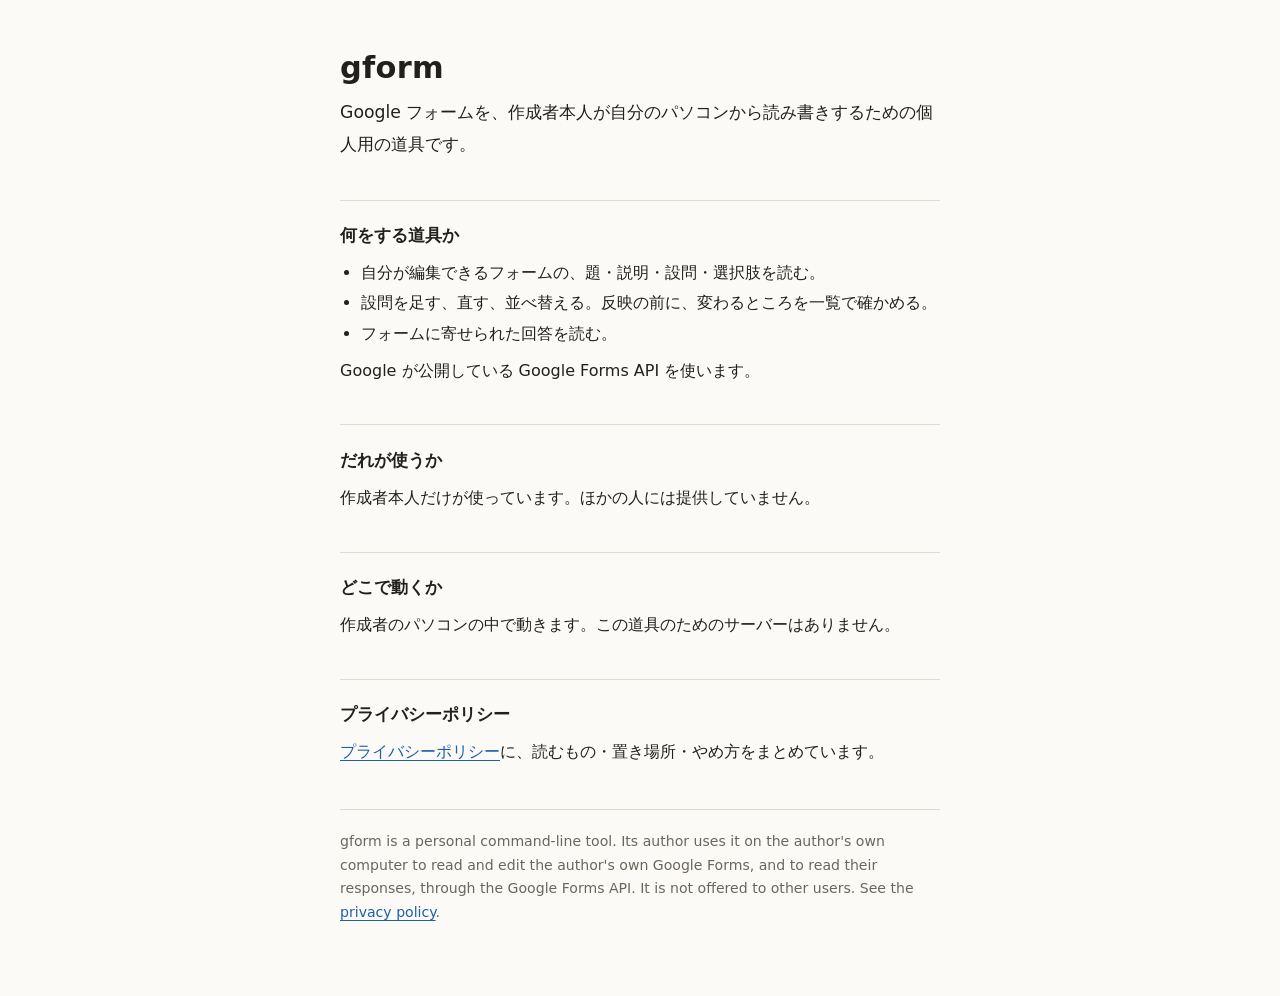
<file: index.html>
<!doctype html>
<html lang="ja">
<head>
<meta charset="utf-8">
<meta name="viewport" content="width=device-width, initial-scale=1">
<title>gform — Google フォームを手元から読み書きする個人用の道具</title>
<link rel="stylesheet" href="style.css">
</head>
<body>
<main>
<h1>gform</h1>
<p class="lead">Google フォームを、作成者本人が自分のパソコンから読み書きするための個人用の道具です。</p>

<h2>何をする道具か</h2>
<ul>
<li>自分が編集できるフォームの、題・説明・設問・選択肢を読む。</li>
<li>設問を足す、直す、並べ替える。反映の前に、変わるところを一覧で確かめる。</li>
<li>フォームに寄せられた回答を読む。</li>
</ul>
<p>Google が公開している Google Forms API を使います。</p>

<h2>だれが使うか</h2>
<p>作成者本人だけが使っています。ほかの人には提供していません。</p>

<h2>どこで動くか</h2>
<p>作成者のパソコンの中で動きます。この道具のためのサーバーはありません。</p>

<h2>プライバシーポリシー</h2>
<p><a href="privacy.html">プライバシーポリシー</a>に、読むもの・置き場所・やめ方をまとめています。</p>

<hr>
<p lang="en" class="en">gform is a personal command-line tool. Its author uses it on the author's own computer to read and edit the author's own Google Forms, and to read their responses, through the Google Forms API. It is not offered to other users. See the <a href="privacy.html">privacy policy</a>.</p>
</main>
</body>
</html>
</file>
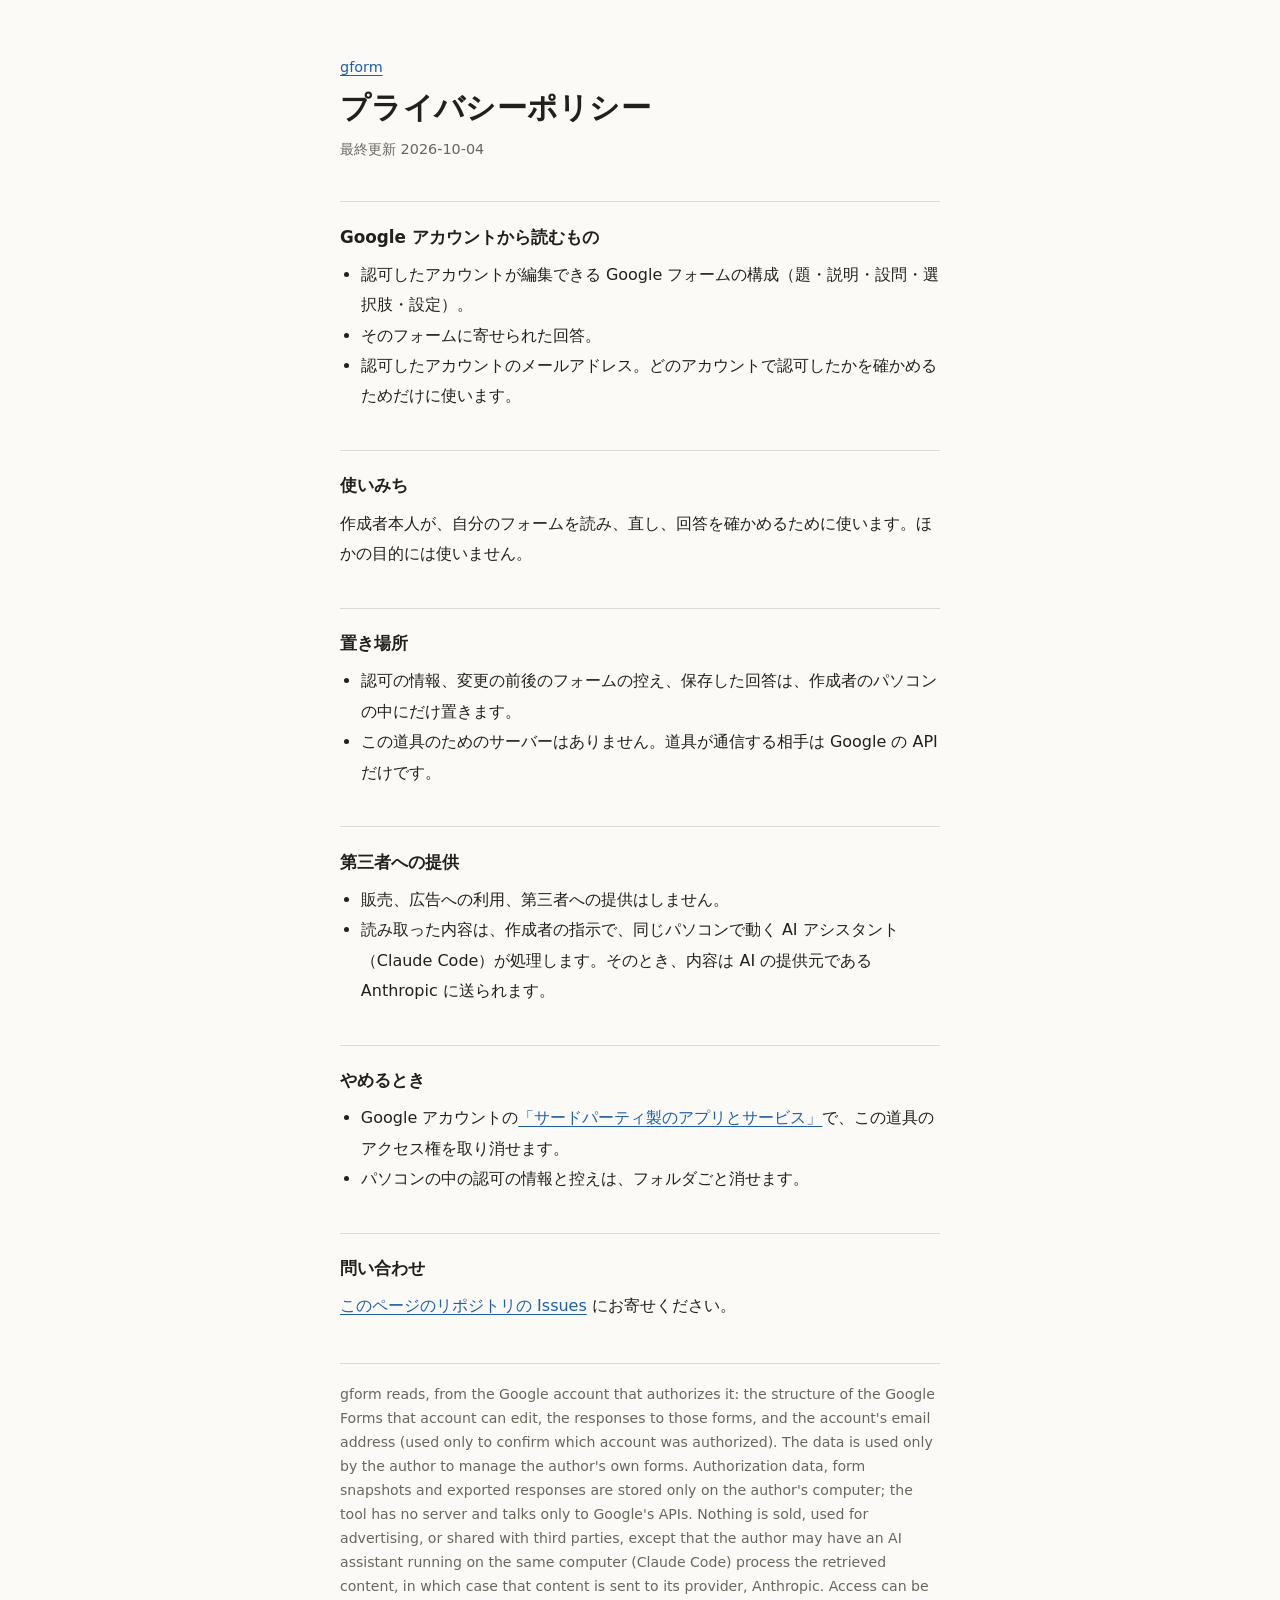
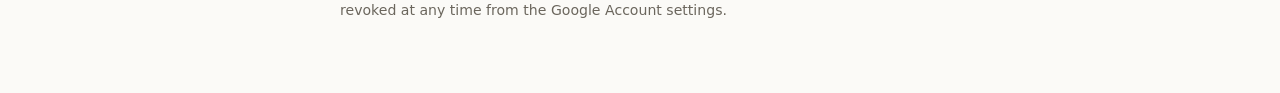
<file: privacy.html>
<!doctype html>
<html lang="ja">
<head>
<meta charset="utf-8">
<meta name="viewport" content="width=device-width, initial-scale=1">
<title>プライバシーポリシー — gform</title>
<link rel="stylesheet" href="style.css">
</head>
<body>
<main>
<p class="back"><a href="./">gform</a></p>
<h1>プライバシーポリシー</h1>
<p class="date">最終更新 2026-10-04</p>

<h2>Google アカウントから読むもの</h2>
<ul>
<li>認可したアカウントが編集できる Google フォームの構成（題・説明・設問・選択肢・設定）。</li>
<li>そのフォームに寄せられた回答。</li>
<li>認可したアカウントのメールアドレス。どのアカウントで認可したかを確かめるためだけに使います。</li>
</ul>

<h2>使いみち</h2>
<p>作成者本人が、自分のフォームを読み、直し、回答を確かめるために使います。ほかの目的には使いません。</p>

<h2>置き場所</h2>
<ul>
<li>認可の情報、変更の前後のフォームの控え、保存した回答は、作成者のパソコンの中にだけ置きます。</li>
<li>この道具のためのサーバーはありません。道具が通信する相手は Google の API だけです。</li>
</ul>

<h2>第三者への提供</h2>
<ul>
<li>販売、広告への利用、第三者への提供はしません。</li>
<li>読み取った内容は、作成者の指示で、同じパソコンで動く AI アシスタント（Claude Code）が処理します。そのとき、内容は AI の提供元である Anthropic に送られます。</li>
</ul>

<h2>やめるとき</h2>
<ul>
<li>Google アカウントの<a href="https://myaccount.google.com/connections">「サードパーティ製のアプリとサービス」</a>で、この道具のアクセス権を取り消せます。</li>
<li>パソコンの中の認可の情報と控えは、フォルダごと消せます。</li>
</ul>

<h2>問い合わせ</h2>
<p><a href="https://github.com/mikikof/gform/issues">このページのリポジトリの Issues</a> にお寄せください。</p>

<hr>
<p lang="en" class="en">gform reads, from the Google account that authorizes it: the structure of the Google Forms that account can edit, the responses to those forms, and the account's email address (used only to confirm which account was authorized). The data is used only by the author to manage the author's own forms. Authorization data, form snapshots and exported responses are stored only on the author's computer; the tool has no server and talks only to Google's APIs. Nothing is sold, used for advertising, or shared with third parties, except that the author may have an AI assistant running on the same computer (Claude Code) process the retrieved content, in which case that content is sent to its provider, Anthropic. Access can be revoked at any time from the Google Account settings.</p>
</main>
</body>
</html>
</file>
<file: style.css>
:root { --bg: #fbfaf7; --fg: #22201c; --sub: #6b665d; --line: #dedad2; --link: #1d5fa8; }
@media (prefers-color-scheme: dark) { :root { --bg: #1b1a18; --fg: #ece9e2; --sub: #a39e93; --line: #3a3833; --link: #8ab8ee; } }
* { box-sizing: border-box; }
body { margin: 0; background: var(--bg); color: var(--fg); font: 16px/1.9 "Hiragino Sans", "Noto Sans JP", system-ui, sans-serif; }
main { max-width: 40rem; margin: 0 auto; padding: 3rem 1.25rem 4rem; }
h1 { font-size: 1.9rem; line-height: 1.3; margin: 0 0 .5rem; letter-spacing: .01em; }
h2 { font-size: 1.05rem; margin: 2.4rem 0 .4rem; padding-top: 1.2rem; border-top: 1px solid var(--line); }
p, ul { margin: .4rem 0; }
ul { padding-left: 1.3rem; }
a { color: var(--link); text-underline-offset: .18em; }
hr { border: 0; border-top: 1px solid var(--line); margin: 2.6rem 0 1.2rem; }
.lead { font-size: 1.08rem; }
.date, .back, .en { color: var(--sub); }
.date, .back { font-size: .9rem; }
.en { font-size: .88rem; line-height: 1.7; }
</file>
